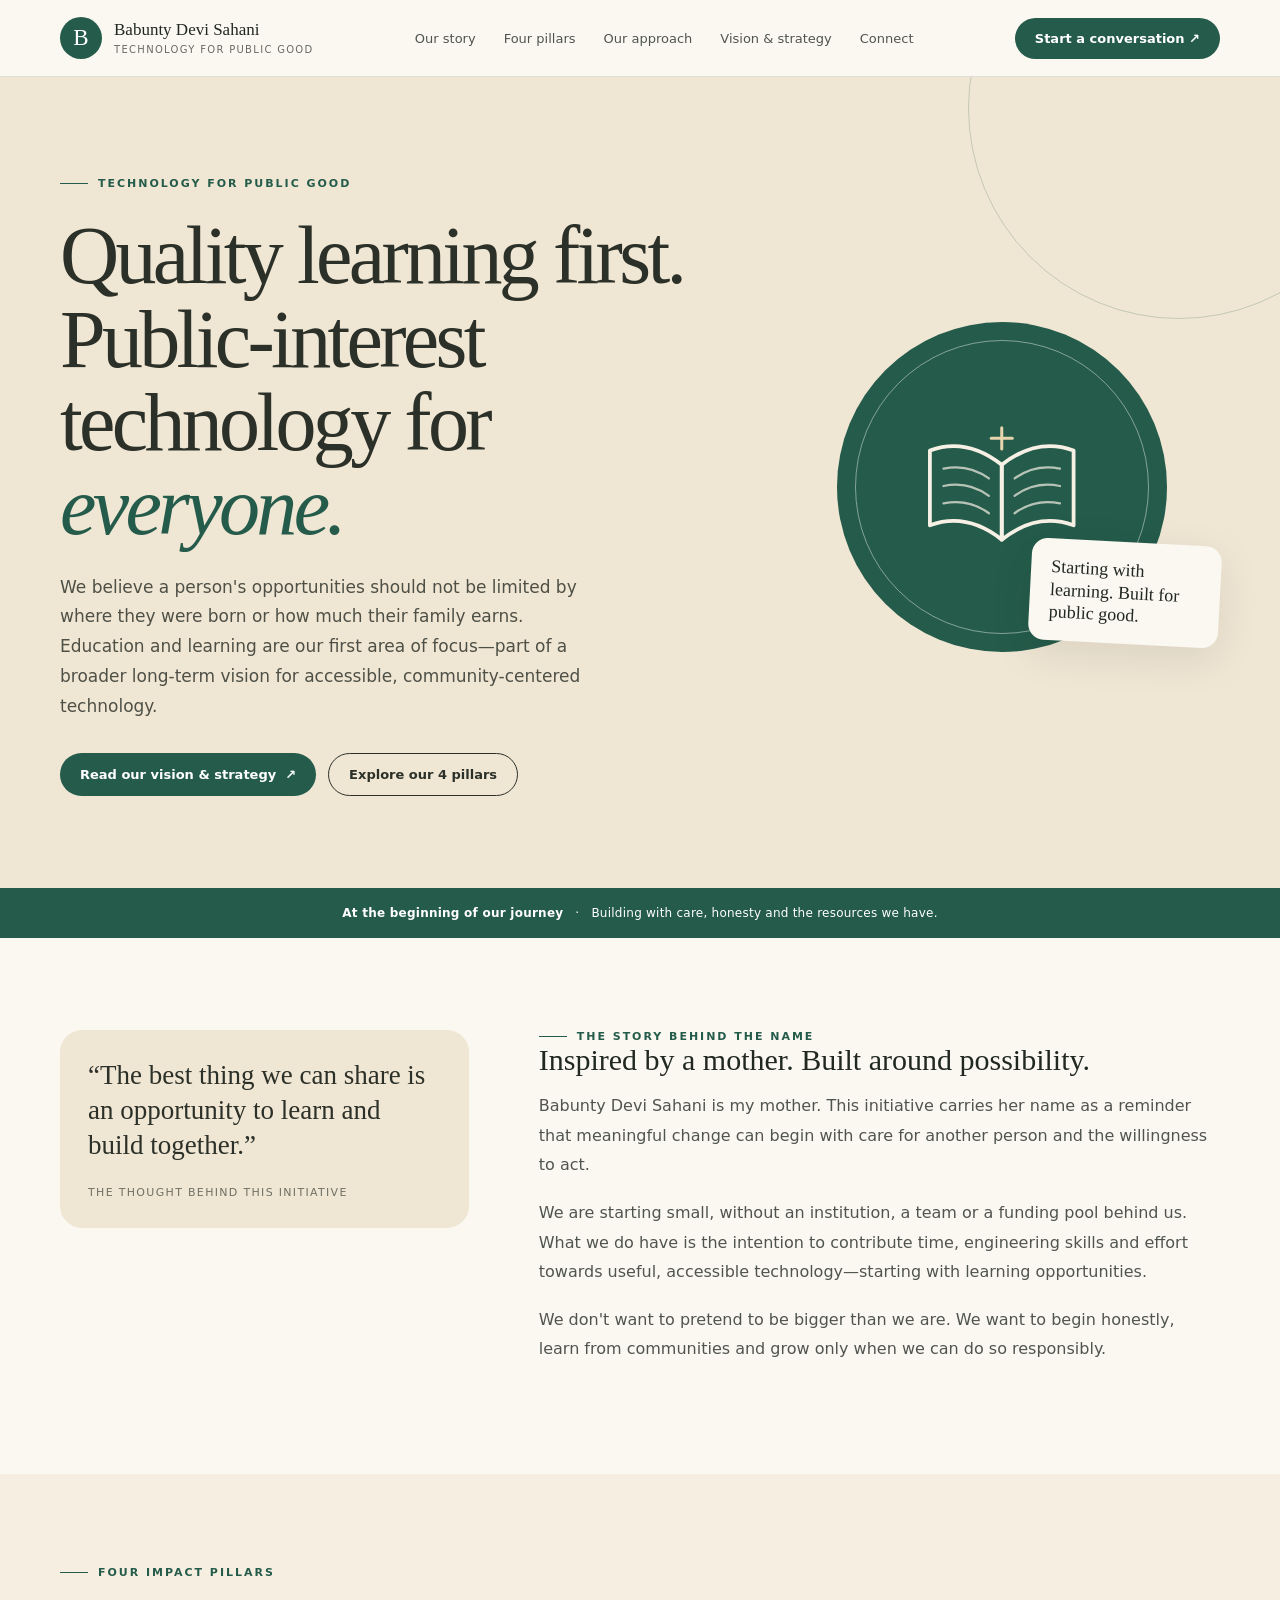
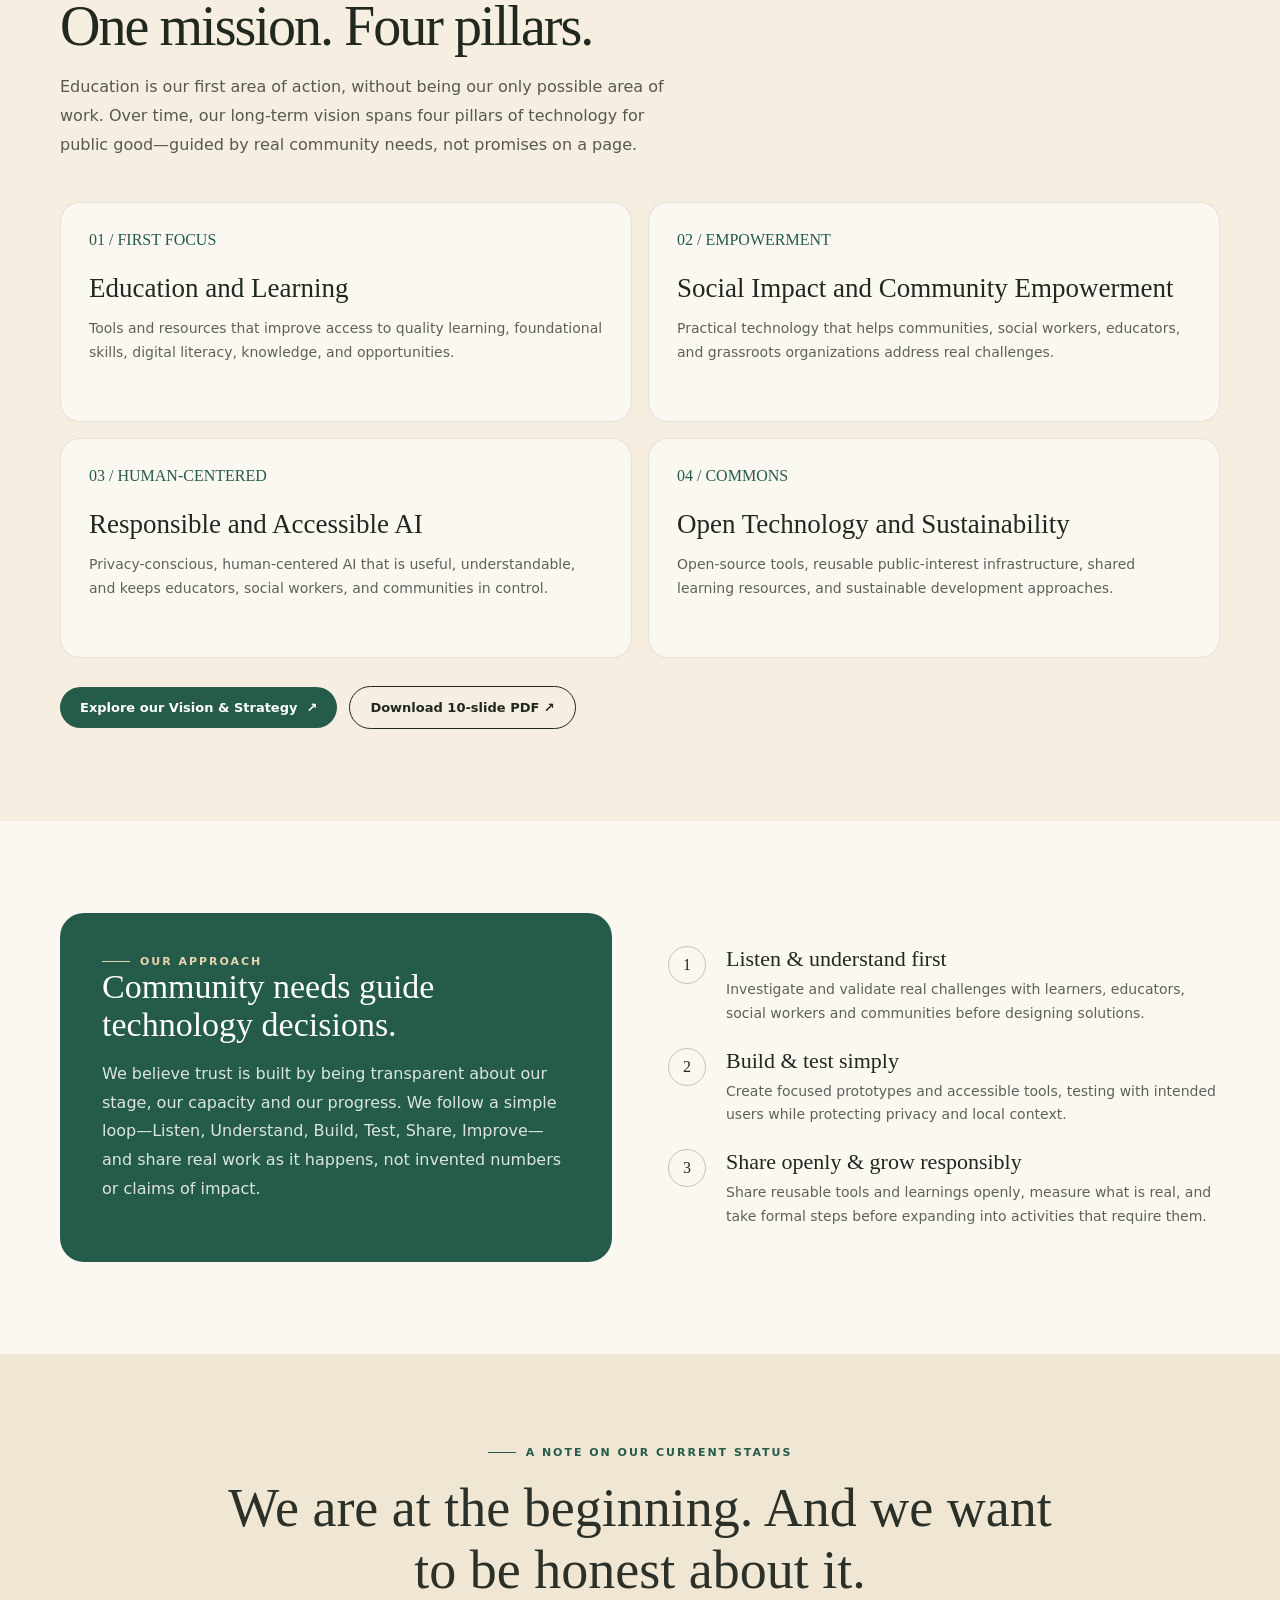
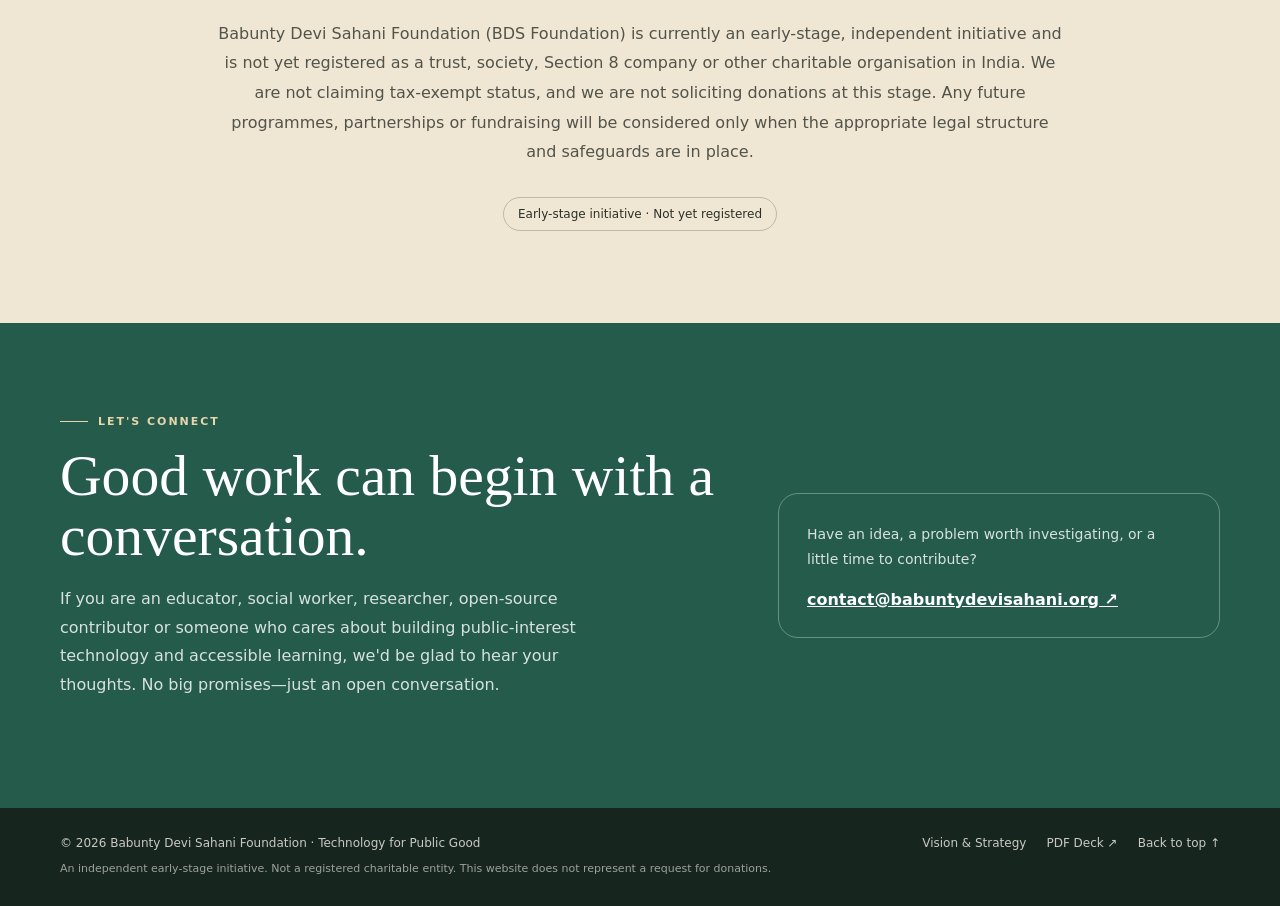
<file: index.html>
<!DOCTYPE html>
<html lang="en">
<head>
<meta charset="utf-8">
<meta name="viewport" content="width=device-width, initial-scale=1">
<meta name="description" content="Babunty Devi Sahani Foundation is an early-stage, independent initiative building technology for public good — starting with education and learning." />
<title>Babunty Devi Sahani Foundation — Technology for Public Good</title>
<link rel="icon" type="image/svg+xml" href="data:image/svg+xml,%3Csvg xmlns='http://www.w3.org/2000/svg' viewBox='0 0 48 48'%3E%3Ccircle cx='24' cy='24' r='24' fill='%23245b4a'/%3E%3Ctext x='24' y='24' dy='.35em' text-anchor='middle' fill='%23ffffff' font-family='Georgia, serif' font-size='28'%3EB%3C/text%3E%3C/svg%3E">
<style>
:root {
  --site-primary: #245b4a;
  --site-on-primary: #ffffff;
  --site-secondary: #f0e6d4;
  --site-on-secondary: #2b3028;
  --site-background: #fbf8f1;
  --site-on-background: #202820;
  --site-font-body: Inter, ui-sans-serif, system-ui, -apple-system, BlinkMacSystemFont, "Segoe UI", sans-serif;
  --site-font-heading: Georgia, "Times New Roman", serif;
  --site-heading-scale: 1;
  --site-spacing-scale: 1;
  --site-radius-scale: 1;
  --site-decoration-opacity: 1;
  color-scheme: light dark;
}
* { box-sizing: border-box; }
html { scroll-behavior: smooth; }
body { margin: 0; font-family: var(--site-font-body); background: var(--site-background); color: var(--site-on-background); }
#app { min-height: 100vh; width: 100%; border-radius: 0; background-color: light-dark(var(--site-background), #171d19); color: light-dark(var(--site-on-background), #edf1e9); overflow: hidden; }
a { color: inherit; }
.wrap { width: min(1160px, calc(100% - 48px)); margin: 0 auto; }
header { position: sticky; top: 0; z-index: 20; background: color-mix(in srgb, var(--site-background) 92%, transparent); backdrop-filter: blur(14px); border-bottom: 1px solid color-mix(in srgb, var(--site-on-background) 12%, transparent); }
.nav { display:flex; align-items:center; justify-content:space-between; min-height:76px; gap:24px; }
.brand { display:flex; align-items:center; gap:12px; text-decoration:none; min-width:0; }
.mark { width:42px; height:42px; display:grid; place-items:center; border-radius:50%; background:var(--site-primary); color:var(--site-on-primary); font-family:var(--site-font-heading); font-size:23px; flex:none; }
.brand-name { font-family:var(--site-font-heading); font-size:17px; line-height:1.15; }
.brand-sub { display:block; font-family:var(--site-font-body); font-size:10px; letter-spacing:.13em; text-transform:uppercase; opacity:.68; margin-top:4px; }
.navlinks { display:flex; align-items:center; gap:28px; }
.navlinks a { text-decoration:none; font-size:13px; opacity:.78; }
.navlinks a:hover { opacity:1; }
.nav-cta, .button { display:inline-flex; align-items:center; justify-content:center; gap:9px; border-radius:999px; padding:13px 20px; text-decoration:none; font-size:13px; font-weight:650; transition:transform .2s, background .2s; }
.nav-cta, .button.primary { background:var(--site-primary); color:var(--site-on-primary); }
.button.secondary { border:1px solid currentColor; }
.button:hover, .nav-cta:hover { transform:translateY(-2px); }
.menu-btn { display:none; border:1px solid currentColor; background:transparent; color:inherit; border-radius:999px; padding:9px 13px; }
.hero { position:relative; padding:100px 0 92px; background:var(--site-secondary); color:var(--site-on-secondary); }
.hero:after { content:""; position:absolute; width:420px; height:420px; border:1px solid color-mix(in srgb, var(--site-primary) 22%, transparent); border-radius:50%; right:-110px; top:-180px; opacity:var(--site-decoration-opacity); pointer-events:none; }
.hero-grid { display:grid; grid-template-columns:1.2fr .8fr; gap:70px; align-items:center; }
.eyebrow { font-size:11px; letter-spacing:.18em; text-transform:uppercase; font-weight:700; color:var(--site-primary); display:flex; align-items:center; gap:10px; }
.eyebrow:before { content:""; width:28px; height:1px; background:currentColor; }
h1,h2,h3 { font-family:var(--site-font-heading); font-weight:400; }
h1 { font-size:clamp(48px, 6.5vw, 82px); line-height:1.02; letter-spacing:-.045em; margin:24px 0; max-width:720px; }
h1 em { color:var(--site-primary); font-weight:400; }
.hero-copy { max-width:540px; font-size:17px; line-height:1.75; opacity:.82; }
.hero-actions { display:flex; flex-wrap:wrap; gap:12px; margin-top:32px; }
.hero-art { min-height:350px; display:grid; place-items:center; position:relative; }
.art-circle { width:min(330px, 80vw); aspect-ratio:1; border-radius:50%; background:var(--site-primary); display:grid; place-items:center; color:#f6f0e5; position:relative; }
.art-circle:before { content:""; position:absolute; inset:18px; border:1px solid #ffffff70; border-radius:50%; }
.book-art { width:55%; height:55%; }
.art-note { position:absolute; right:0; bottom:18px; background:var(--site-background); color:var(--site-on-background); padding:17px 20px; border-radius:16px; box-shadow:0 12px 40px #1b2b201a; max-width:190px; font-family:var(--site-font-heading); font-size:18px; line-height:1.25; transform:rotate(3deg); }
.notice { padding:18px 0; background:var(--site-primary); color:var(--site-on-primary); font-size:12px; letter-spacing:.02em; }
.notice .wrap { display:flex; align-items:center; justify-content:center; gap:12px; text-align:center; }
.notice strong { font-weight:750; }
section { padding:92px 0; }
.section-head { max-width:700px; margin-bottom:42px; }
.section-head h2 { font-size:clamp(36px, 4.4vw, 56px); line-height:1.08; letter-spacing:-.035em; margin:17px 0; }
.section-head p { font-size:16px; line-height:1.8; opacity:.75; max-width:620px; }
.story-grid { display:grid; grid-template-columns:.75fr 1.25fr; gap:70px; align-items:start; }
.story-quote { padding:28px; background:var(--site-secondary); color:var(--site-on-secondary); border-radius:22px; font-family:var(--site-font-heading); font-size:27px; line-height:1.3; }
.story-quote small { display:block; font-family:var(--site-font-body); font-size:11px; letter-spacing:.12em; text-transform:uppercase; margin-top:22px; opacity:.65; }
.story-copy h3 { font-size:30px; margin:0 0 14px; }
.story-copy p { line-height:1.85; opacity:.78; margin:0 0 18px; }
.focus { background:color-mix(in srgb, var(--site-secondary) 55%, var(--site-background)); color:var(--site-on-background); }
.focus-grid { display:grid; grid-template-columns:repeat(2,1fr); gap:16px; }
.focus-card { background:var(--site-background); border:1px solid color-mix(in srgb, var(--site-on-background) 10%, transparent); border-radius:20px; padding:28px; min-height:220px; }
.card-number { color:var(--site-primary); font-family:var(--site-font-heading); font-size:16px; }
.focus-card h3 { font-size:27px; margin:24px 0 12px; }
.focus-card p { font-size:14px; line-height:1.75; opacity:.72; margin:0; }
.approach-grid { display:grid; grid-template-columns:1fr 1fr; gap:56px; align-items:center; }
.approach-panel { background:var(--site-primary); color:var(--site-on-primary); padding:42px; border-radius:24px; }
.approach-panel h3 { font-size:34px; margin:0 0 16px; }
.approach-panel p { line-height:1.8; opacity:.84; }
.steps { display:grid; gap:22px; }
.step { display:grid; grid-template-columns:42px 1fr; gap:16px; }
.step-no { width:38px; height:38px; display:grid; place-items:center; border:1px solid color-mix(in srgb, var(--site-on-background) 25%, transparent); border-radius:50%; font-family:var(--site-font-heading); }
.step h3 { font-size:22px; margin:0 0 6px; }
.step p { margin:0; font-size:14px; line-height:1.7; opacity:.72; }
.transparency { background:var(--site-secondary); color:var(--site-on-secondary); }
.transparency-inner { max-width:850px; margin:auto; text-align:center; }
.transparency h2 { font-size:clamp(36px, 4.4vw, 54px); margin:18px 0; }
.transparency p { line-height:1.85; opacity:.8; }
.status { display:inline-block; margin-top:14px; padding:9px 14px; border:1px solid color-mix(in srgb, var(--site-on-secondary) 25%, transparent); border-radius:999px; font-size:12px; }
.contact { background:var(--site-primary); color:var(--site-on-primary); }
.contact-grid { display:grid; grid-template-columns:1.2fr .8fr; gap:55px; align-items:center; }
.contact h2 { font-size:clamp(38px, 4.5vw, 58px); line-height:1.05; margin:18px 0; }
.contact p { max-width:550px; line-height:1.8; opacity:.82; }
.contact .eyebrow { color:#e7d5ad; }
.contact-card { padding:28px; border:1px solid #ffffff50; border-radius:20px; }
.contact-card p { font-size:14px; margin:0 0 18px; }
.contact-card a { color:inherit; font-weight:650; }
footer { padding:28px 0; background:#17251f; color:#f6f3eb; }
.footer-row { display:flex; justify-content:space-between; align-items:center; gap:20px; font-size:12px; opacity:.8; }
.footer-row a { text-decoration:none; }
.disclaimer { font-size:11px; opacity:.6; margin-top:10px; line-height:1.6; }
@media (prefers-color-scheme: dark) {
  #app { background-color:light-dark(var(--site-background), #171d19); color:light-dark(var(--site-on-background), #edf1e9); }
  header { background:color-mix(in srgb, #171d19 92%, transparent); }
  .hero { background:#2b382f; color:#f0eee5; }
  .hero .eyebrow, .hero h1 em { color:#d8c49a; }
  .focus { background:#202a24; }
  .focus-card { background:#171d19; }
  .story-quote { background:#2b382f; color:#f0eee5; }
  .transparency { background:#2b382f; color:#f0eee5; }
}
@media (max-width:800px) {
  .navlinks { display:none; position:absolute; top:76px; left:0; right:0; padding:20px 24px 24px; background:var(--site-background); border-bottom:1px solid #8884; flex-direction:column; align-items:flex-start; gap:18px; }
  .navlinks.open { display:flex; }
  .menu-btn { display:block; }
  .nav-cta { display:none; }
  .hero { padding:70px 0 55px; }
  .hero-grid, .story-grid, .approach-grid, .contact-grid { grid-template-columns:1fr; gap:35px; }
  .hero-art { min-height:280px; }
  .art-circle { width:260px; }
  .art-note { right:4%; bottom:0; }
  section { padding:68px 0; }
  .focus-grid { grid-template-columns:1fr; }
  .focus-card { min-height:0; }
  .focus-card h3 { margin-top:20px; }
  .approach-panel { padding:30px; }
  .footer-row { flex-direction:column; align-items:flex-start; }
}
@media (max-width:420px) { .wrap { width:calc(100% - 32px); } h1 { font-size:47px; } .brand-name { font-size:15px; } }
</style>
</head>
<body>
<div id="app">
<header>
  <div class="wrap nav">
    <a class="brand" href="#top" aria-label="Babunty Devi Sahani Foundation home">
      <span class="mark">B</span><span class="brand-name">Babunty Devi Sahani<span class="brand-sub">Technology for Public Good</span></span>
    </a>
    <nav class="navlinks" id="navlinks" aria-label="Main navigation">
      <a href="#story">Our story</a><a href="#focus">Four pillars</a><a href="#approach">Our approach</a><a href="vision/">Vision &amp; strategy</a><a href="#contact">Connect</a>
    </nav>
    <a class="nav-cta" href="#contact">Start a conversation ↗</a>
    <button class="menu-btn" id="menuBtn" aria-expanded="false" aria-controls="navlinks">Menu</button>
  </div>
</header>
<main id="top">
  <section class="hero">
    <div class="wrap hero-grid">
      <div>
        <div class="eyebrow">Technology for Public Good</div>
        <h1>Quality learning first. Public-interest technology for <em>everyone.</em></h1>
        <p class="hero-copy">We believe a person's opportunities should not be limited by where they were born or how much their family earns. Education and learning are our first area of focus—part of a broader long-term vision for accessible, community-centered technology.</p>
        <div class="hero-actions"><a class="button primary" href="vision/">Read our vision &amp; strategy <span>↗</span></a><a class="button secondary" href="#focus">Explore our 4 pillars</a></div>
      </div>
      <div class="hero-art" aria-label="Illustration of an open book">
        <div class="art-circle">
          <svg class="book-art" viewBox="0 0 240 240" fill="none" xmlns="http://www.w3.org/2000/svg" aria-hidden="true">
            <path d="M25 72C58 60 91 68 120 91V190C91 167 58 159 25 171V72Z" stroke="currentColor" stroke-width="5" stroke-linejoin="round"/>
            <path d="M215 72C182 60 149 68 120 91V190C149 167 182 159 215 171V72Z" stroke="currentColor" stroke-width="5" stroke-linejoin="round"/>
            <path d="M43 96C67 91 88 98 103 109M43 119C67 114 88 121 103 132M43 142C67 137 88 144 103 155M197 96C173 91 152 98 137 109M197 119C173 114 152 121 137 132M197 142C173 137 152 144 137 155" stroke="currentColor" stroke-width="3" stroke-linecap="round" opacity=".7"/>
            <path d="M120 42V70M106 56H134" stroke="#E7D5AD" stroke-width="4" stroke-linecap="round"/>
          </svg>
        </div>
        <div class="art-note">Starting with learning. Built for public good.</div>
      </div>
    </div>
  </section>
  <div class="notice"><div class="wrap"><strong>At the beginning of our journey</strong><span>·</span><span>Building with care, honesty and the resources we have.</span></div></div>
  <section id="story">
    <div class="wrap story-grid">
      <div class="story-quote">“The best thing we can share is an opportunity to learn and build together.”<small>The thought behind this initiative</small></div>
      <div class="story-copy">
        <div class="eyebrow">The story behind the name</div>
        <h3>Inspired by a mother. Built around possibility.</h3>
        <p>Babunty Devi Sahani is my mother. This initiative carries her name as a reminder that meaningful change can begin with care for another person and the willingness to act.</p>
        <p>We are starting small, without an institution, a team or a funding pool behind us. What we do have is the intention to contribute time, engineering skills and effort towards useful, accessible technology—starting with learning opportunities.</p>
        <p>We don't want to pretend to be bigger than we are. We want to begin honestly, learn from communities and grow only when we can do so responsibly.</p>
      </div>
    </div>
  </section>
  <section class="focus" id="focus">
    <div class="wrap">
      <div class="section-head">
        <div class="eyebrow">Four impact pillars</div>
        <h2>One mission. Four pillars.</h2>
        <p>Education is our first area of action, without being our only possible area of work. Over time, our long-term vision spans four pillars of technology for public good—guided by real community needs, not promises on a page.</p>
      </div>
      <div class="focus-grid">
        <article class="focus-card"><div class="card-number">01 / FIRST FOCUS</div><h3>Education and Learning</h3><p>Tools and resources that improve access to quality learning, foundational skills, digital literacy, knowledge, and opportunities.</p></article>
        <article class="focus-card"><div class="card-number">02 / EMPOWERMENT</div><h3>Social Impact and Community Empowerment</h3><p>Practical technology that helps communities, social workers, educators, and grassroots organizations address real challenges.</p></article>
        <article class="focus-card"><div class="card-number">03 / HUMAN-CENTERED</div><h3>Responsible and Accessible AI</h3><p>Privacy-conscious, human-centered AI that is useful, understandable, and keeps educators, social workers, and communities in control.</p></article>
        <article class="focus-card"><div class="card-number">04 / COMMONS</div><h3>Open Technology and Sustainability</h3><p>Open-source tools, reusable public-interest infrastructure, shared learning resources, and sustainable development approaches.</p></article>
      </div>
      <div style="margin-top:28px;display:flex;flex-wrap:wrap;gap:12px;align-items:center">
        <a class="button primary" href="vision/">Explore our Vision &amp; Strategy <span>↗</span></a>
        <a class="button secondary" href="BDS%20Foundation%20%E2%80%94%20Vision%20and%20Strategy.pdf" target="_blank" rel="noopener">Download 10-slide PDF ↗</a>
      </div>
    </div>
  </section>
  <section id="approach">
    <div class="wrap approach-grid">
      <div class="approach-panel"><div class="eyebrow" style="color:#e7d5ad">Our approach</div><h3>Community needs guide technology decisions.</h3><p>We believe trust is built by being transparent about our stage, our capacity and our progress. We follow a simple loop—Listen, Understand, Build, Test, Share, Improve—and share real work as it happens, not invented numbers or claims of impact.</p></div>
      <div class="steps">
        <div class="step"><div class="step-no">1</div><div><h3>Listen &amp; understand first</h3><p>Investigate and validate real challenges with learners, educators, social workers and communities before designing solutions.</p></div></div>
        <div class="step"><div class="step-no">2</div><div><h3>Build &amp; test simply</h3><p>Create focused prototypes and accessible tools, testing with intended users while protecting privacy and local context.</p></div></div>
        <div class="step"><div class="step-no">3</div><div><h3>Share openly &amp; grow responsibly</h3><p>Share reusable tools and learnings openly, measure what is real, and take formal steps before expanding into activities that require them.</p></div></div>
      </div>
    </div>
  </section>
  <section class="transparency">
    <div class="wrap transparency-inner">
      <div class="eyebrow" style="justify-content:center">A note on our current status</div>
      <h2>We are at the beginning. And we want to be honest about it.</h2>
      <p>Babunty Devi Sahani Foundation (BDS Foundation) is currently an early-stage, independent initiative and is not yet registered as a trust, society, Section 8 company or other charitable organisation in India. We are not claiming tax-exempt status, and we are not soliciting donations at this stage. Any future programmes, partnerships or fundraising will be considered only when the appropriate legal structure and safeguards are in place.</p>
      <span class="status">Early-stage initiative · Not yet registered</span>
    </div>
  </section>
  <section class="contact" id="contact">
    <div class="wrap contact-grid">
      <div><div class="eyebrow">Let's connect</div><h2>Good work can begin with a conversation.</h2><p>If you are an educator, social worker, researcher, open-source contributor or someone who cares about building public-interest technology and accessible learning, we'd be glad to hear your thoughts. No big promises—just an open conversation.</p></div>
      <div class="contact-card"><p>Have an idea, a problem worth investigating, or a little time to contribute?</p><a href="mailto:contact@babuntydevisahani.org?subject=Hello%20-%20Babunty%20Devi%20Sahani%20Foundation">contact@babuntydevisahani.org ↗</a></div>
    </div>
  </section>
</main>
<footer><div class="wrap"><div class="footer-row"><span>© 2026 Babunty Devi Sahani Foundation · Technology for Public Good</span><div style="display:flex;gap:20px"><a href="vision/">Vision &amp; Strategy</a><a href="BDS%20Foundation%20%E2%80%94%20Vision%20and%20Strategy.pdf" target="_blank" rel="noopener">PDF Deck ↗</a><a href="#top">Back to top ↑</a></div></div><div class="disclaimer">An independent early-stage initiative. Not a registered charitable entity. This website does not represent a request for donations.</div></div></footer>
</div>
<script>
const menuButton = document.getElementById('menuBtn');
const nav = document.getElementById('navlinks');
menuButton.addEventListener('click', () => {
  const isOpen = nav.classList.toggle('open');
  menuButton.setAttribute('aria-expanded', String(isOpen));
});
nav.querySelectorAll('a').forEach(link => link.addEventListener('click', () => {
  nav.classList.remove('open');
  menuButton.setAttribute('aria-expanded', 'false');
}));
</script>
</body>
</html>
</file>
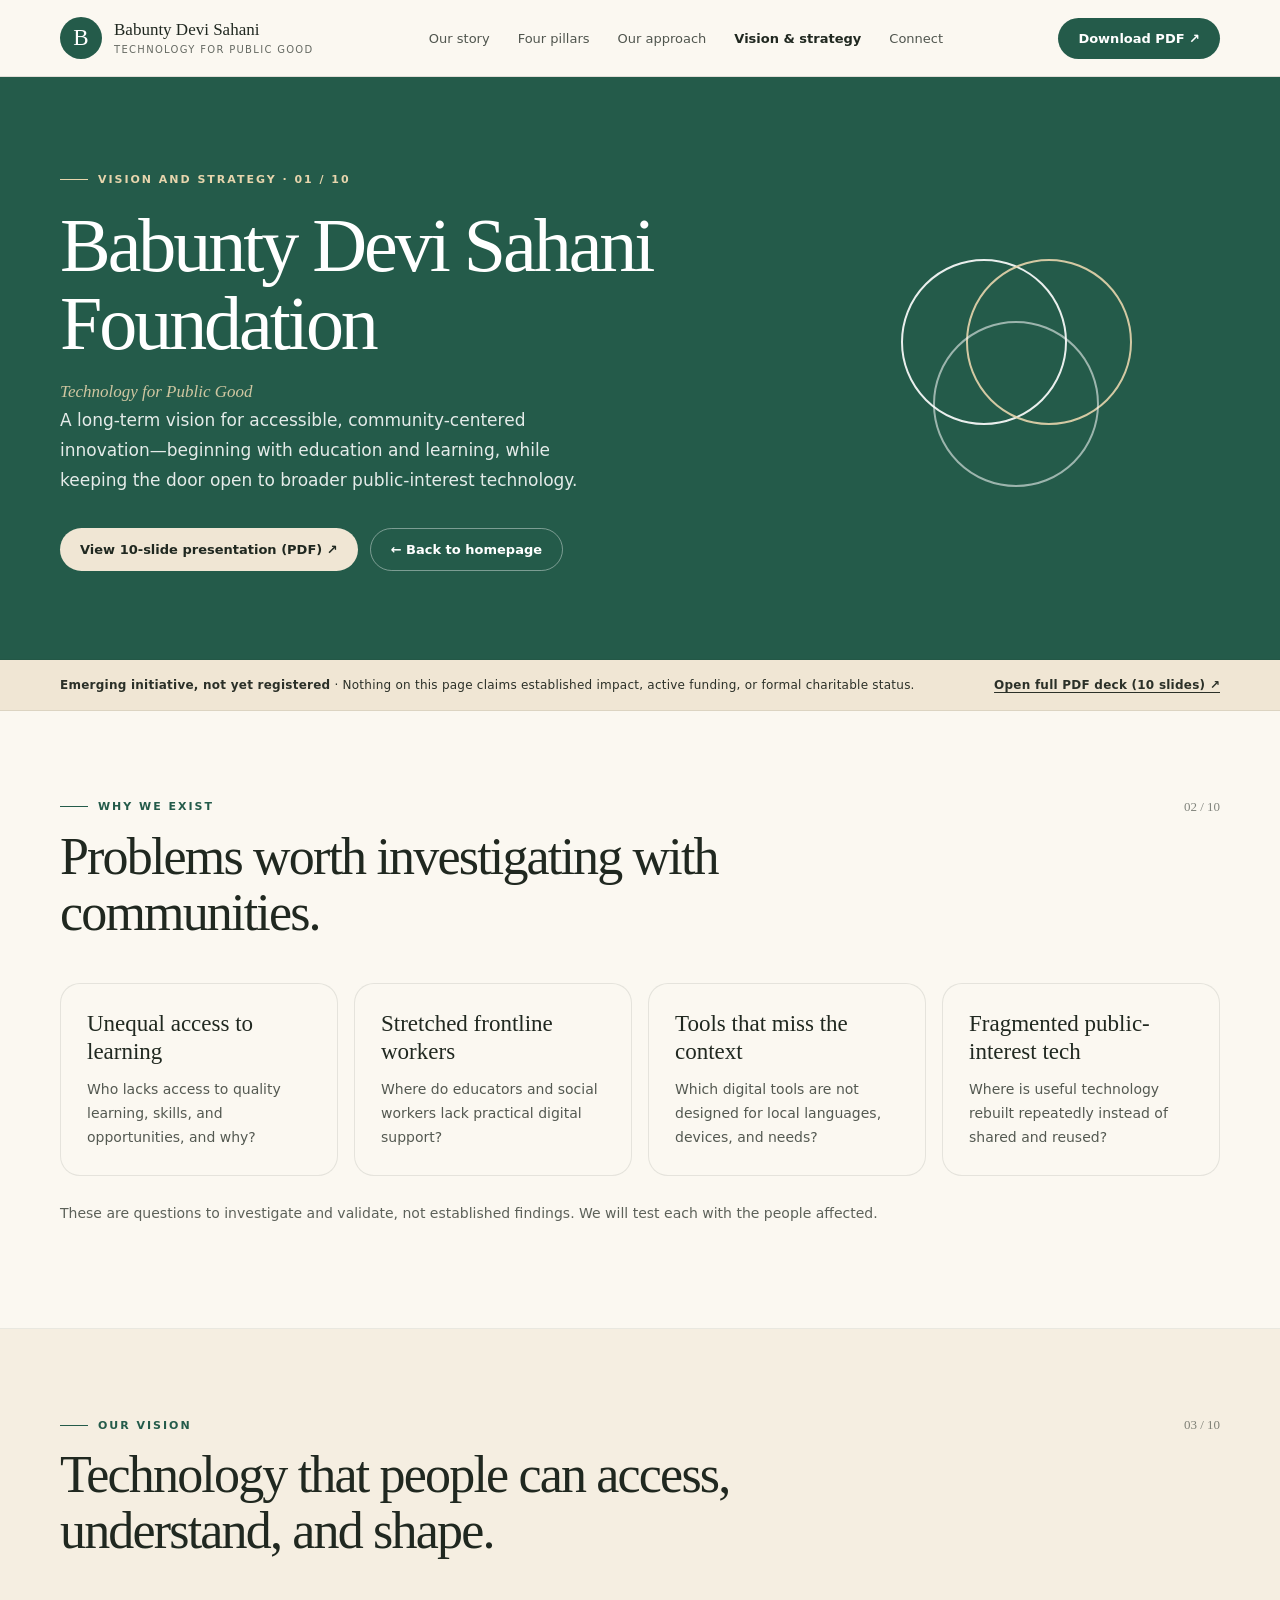
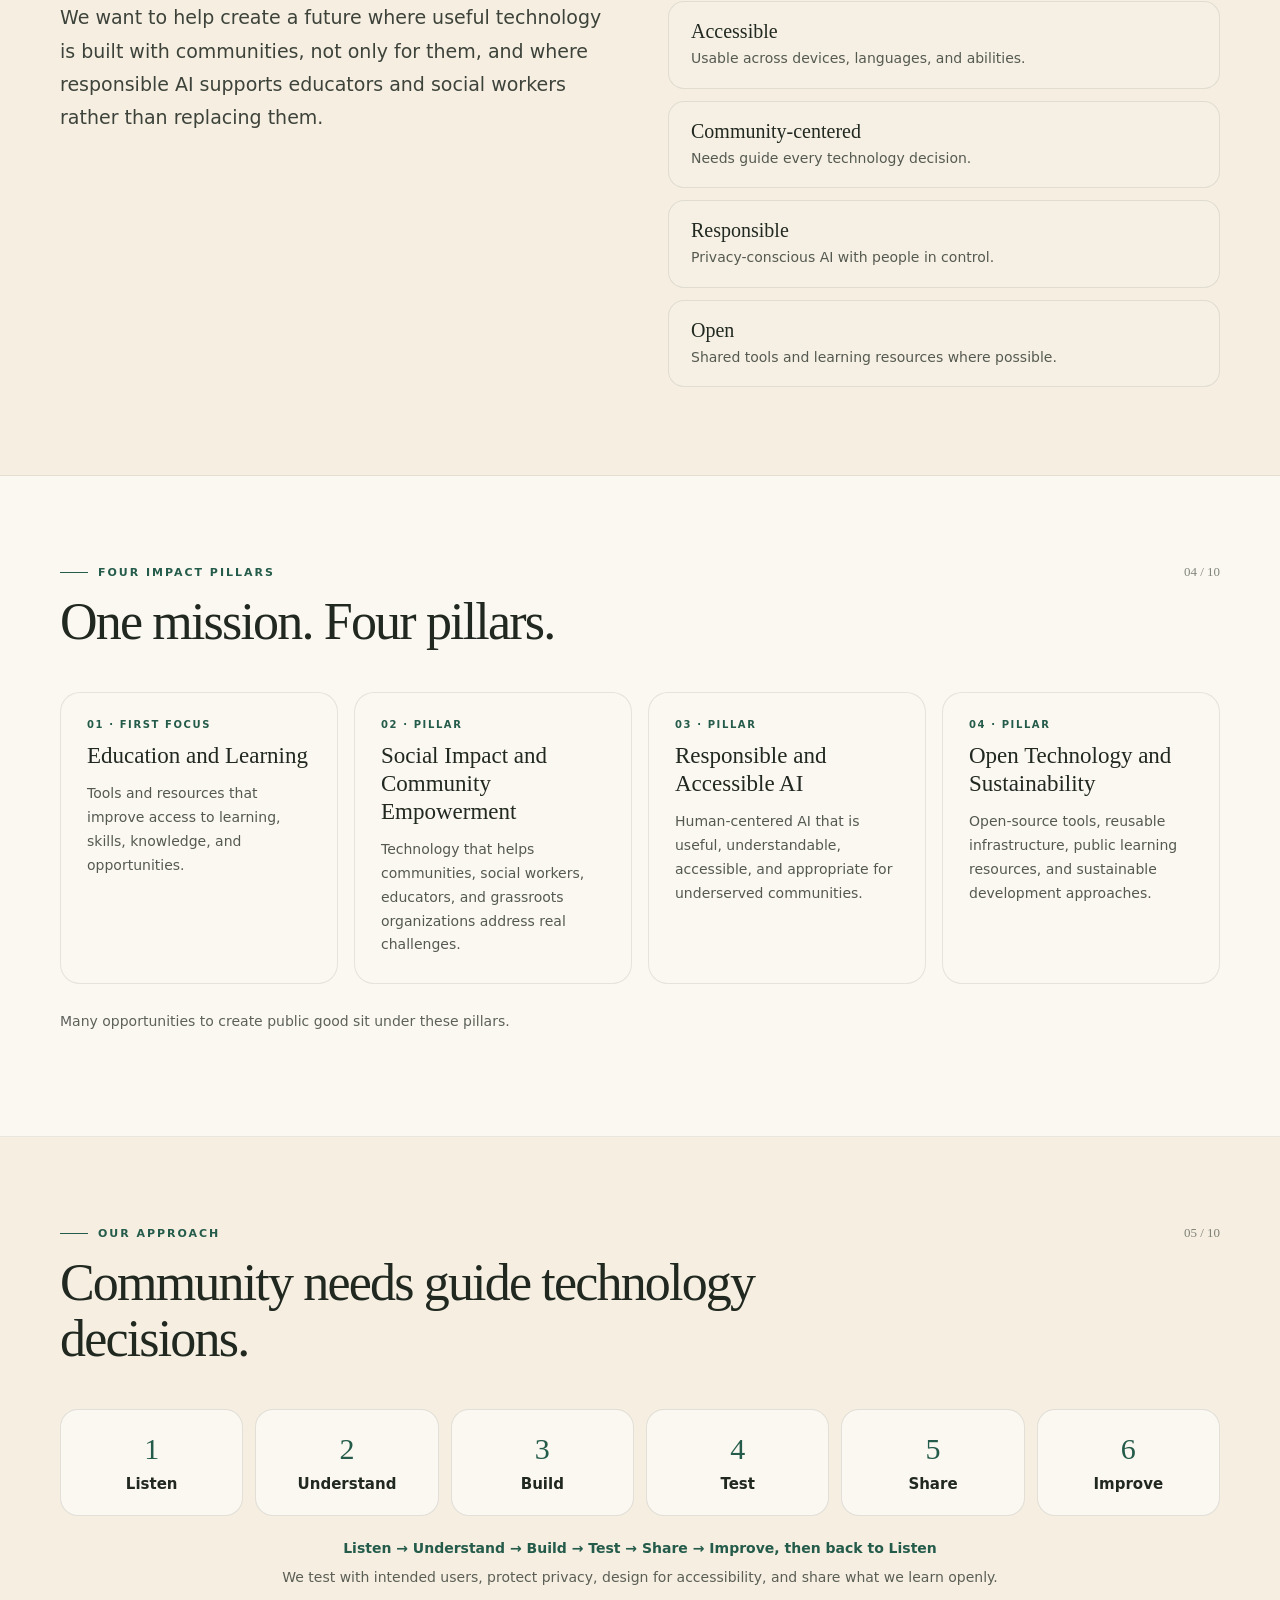
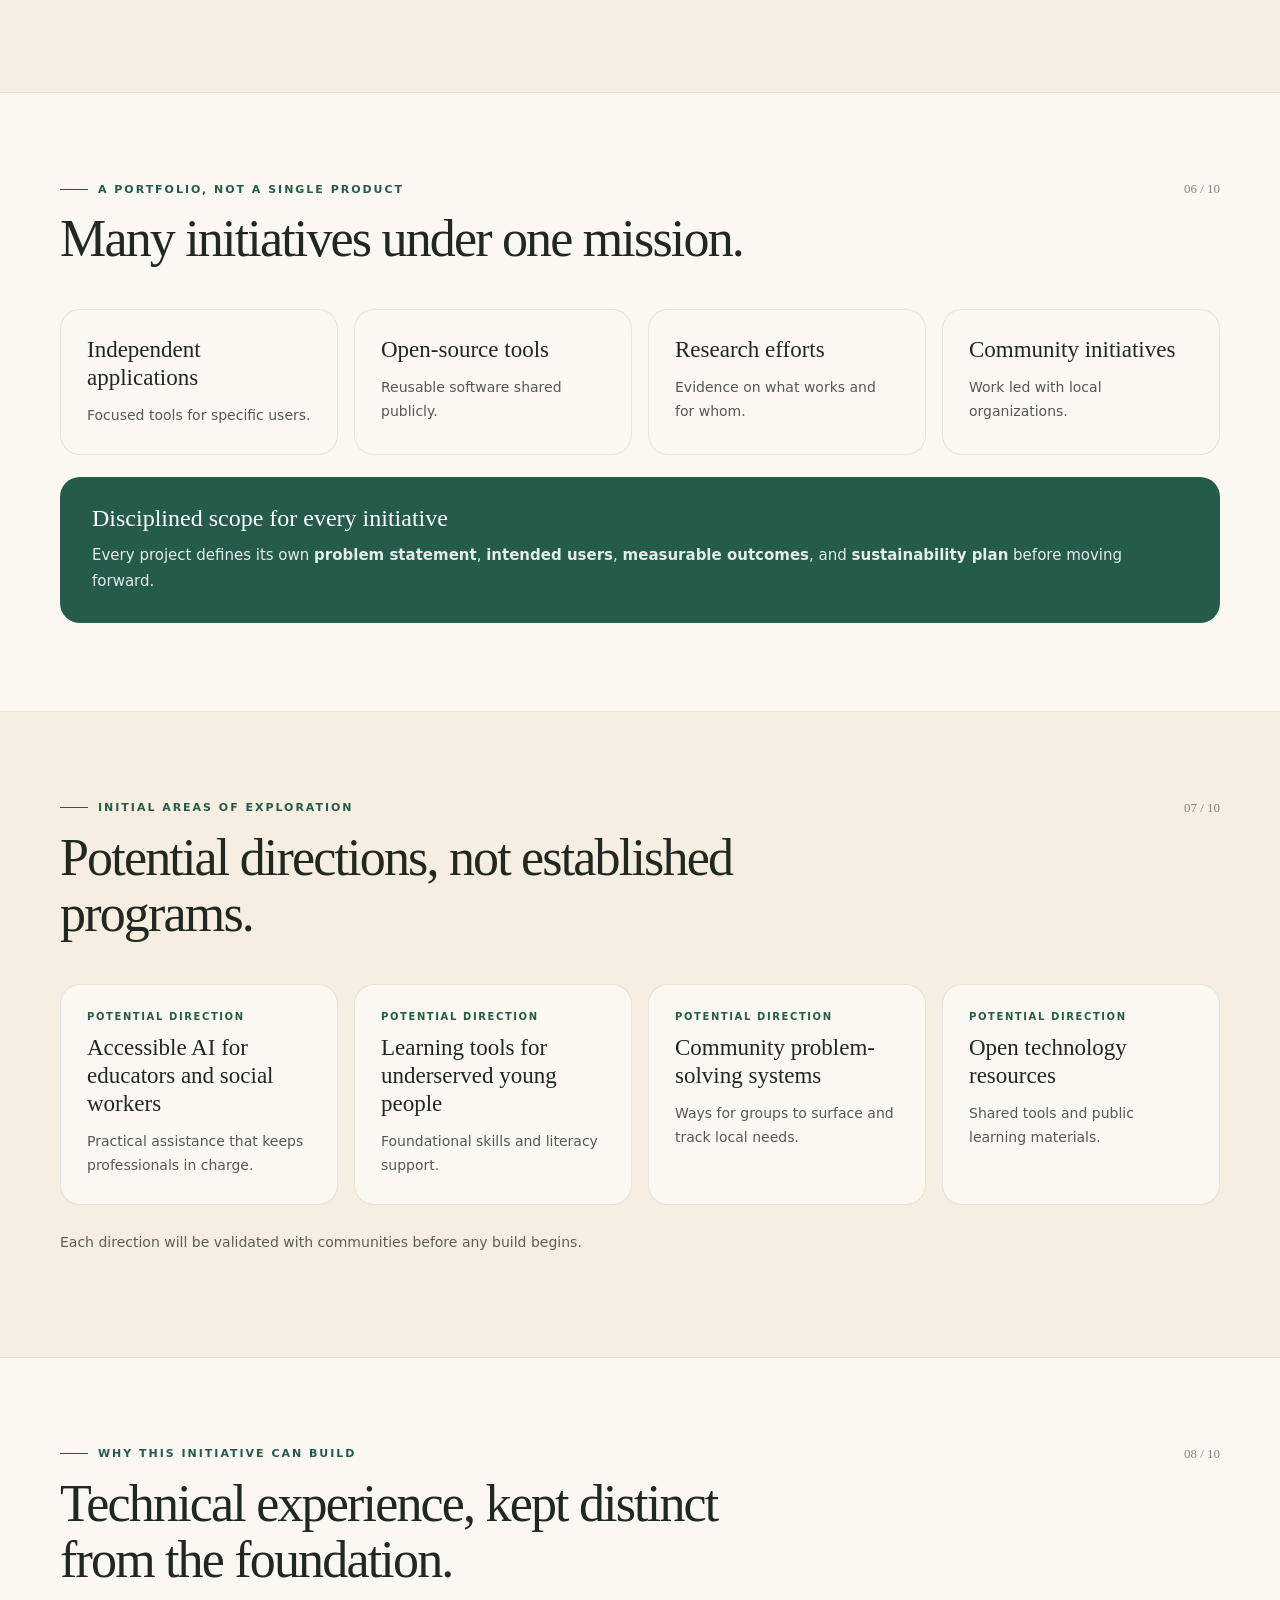
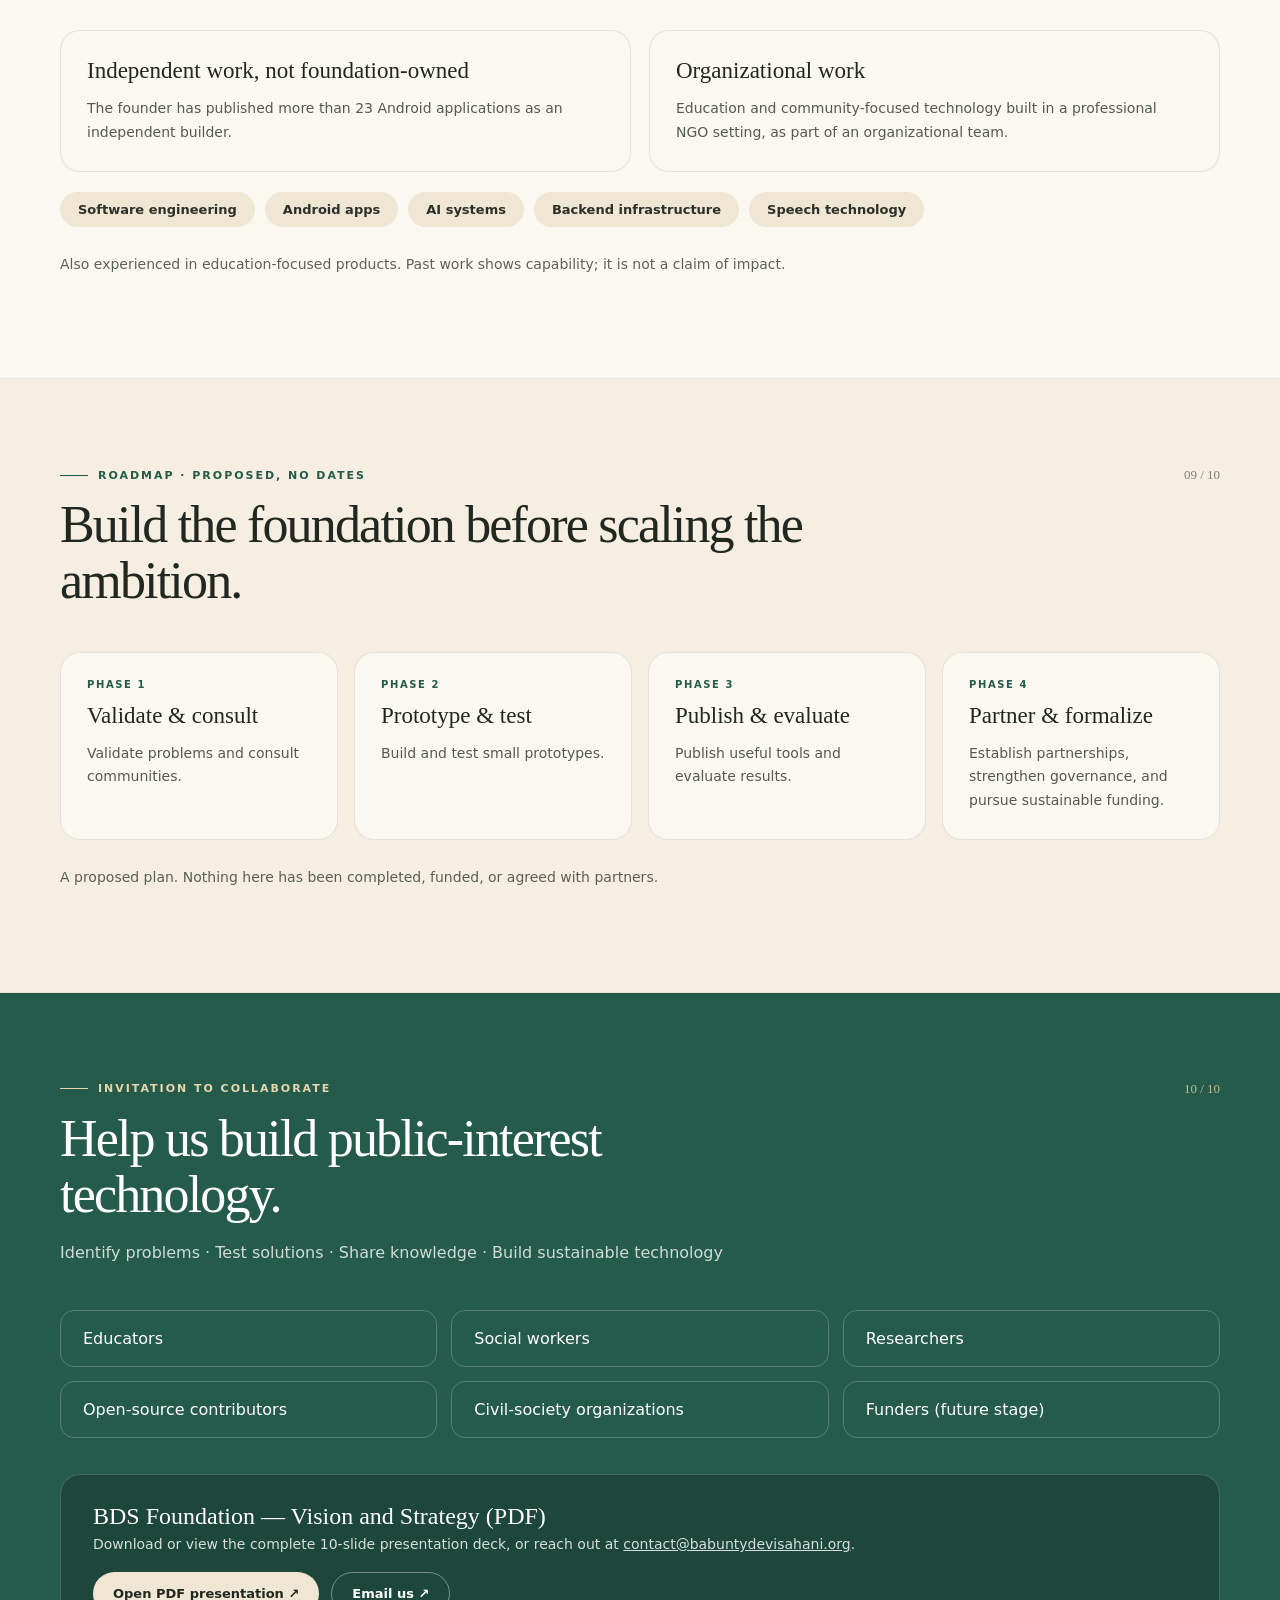
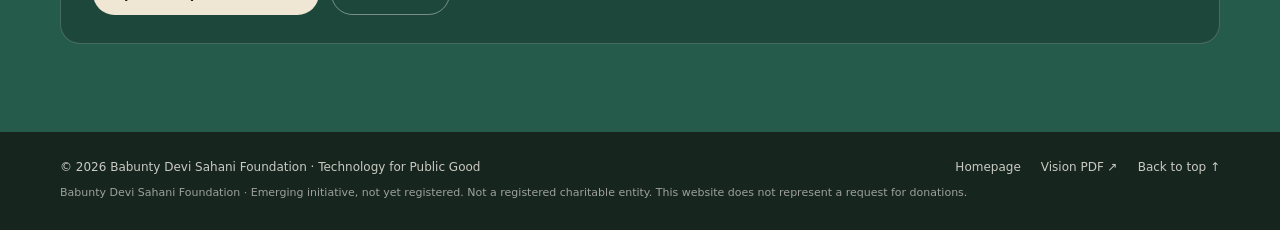
<file: vision/index.html>
<!DOCTYPE html>
<html lang="en">
<head>
<meta charset="utf-8">
<meta name="viewport" content="width=device-width, initial-scale=1">
<meta name="description" content="Vision and Strategy of the Babunty Devi Sahani Foundation (BDS Foundation) — Technology for Public Good. An emerging, independent initiative." />
<title>Vision &amp; Strategy — Babunty Devi Sahani Foundation</title>
<link rel="icon" type="image/svg+xml" href="data:image/svg+xml,%3Csvg xmlns='http://www.w3.org/2000/svg' viewBox='0 0 48 48'%3E%3Ccircle cx='24' cy='24' r='24' fill='%23245b4a'/%3E%3Ctext x='24' y='24' dy='.35em' text-anchor='middle' fill='%23ffffff' font-family='Georgia, serif' font-size='28'%3EB%3C/text%3E%3C/svg%3E">
<style>
:root {
  --site-primary: #245b4a;
  --site-on-primary: #ffffff;
  --site-secondary: #f0e6d4;
  --site-on-secondary: #2b3028;
  --site-background: #fbf8f1;
  --site-on-background: #202820;
  --site-font-body: Inter, ui-sans-serif, system-ui, -apple-system, BlinkMacSystemFont, "Segoe UI", sans-serif;
  --site-font-heading: Georgia, "Times New Roman", serif;
  --site-heading-scale: 1;
  --site-spacing-scale: 1;
  --site-radius-scale: 1;
  --site-decoration-opacity: 1;
  color-scheme: light dark;
}
* { box-sizing: border-box; }
html { scroll-behavior: smooth; }
body { margin: 0; font-family: var(--site-font-body); background: var(--site-background); color: var(--site-on-background); }
#app { min-height: 100vh; width: 100%; border-radius: 0; background-color: light-dark(var(--site-background), #171d19); color: light-dark(var(--site-on-background), #edf1e9); overflow: hidden; }
a { color: inherit; }
.wrap { width: min(1160px, calc(100% - 48px)); margin: 0 auto; }
header { position: sticky; top: 0; z-index: 20; background: color-mix(in srgb, var(--site-background) 92%, transparent); backdrop-filter: blur(14px); border-bottom: 1px solid color-mix(in srgb, var(--site-on-background) 12%, transparent); }
.nav { display:flex; align-items:center; justify-content:space-between; min-height:76px; gap:24px; }
.brand { display:flex; align-items:center; gap:12px; text-decoration:none; min-width:0; }
.mark { width:42px; height:42px; display:grid; place-items:center; border-radius:50%; background:var(--site-primary); color:var(--site-on-primary); font-family:var(--site-font-heading); font-size:23px; flex:none; }
.brand-name { font-family:var(--site-font-heading); font-size:17px; line-height:1.15; }
.brand-sub { display:block; font-family:var(--site-font-body); font-size:10px; letter-spacing:.13em; text-transform:uppercase; opacity:.68; margin-top:4px; }
.navlinks { display:flex; align-items:center; gap:28px; }
.navlinks a { text-decoration:none; font-size:13px; opacity:.78; }
.navlinks a:hover, .navlinks a.active { opacity:1; font-weight:600; }
.nav-cta, .button { display:inline-flex; align-items:center; justify-content:center; gap:9px; border-radius:999px; padding:13px 20px; text-decoration:none; font-size:13px; font-weight:650; transition:transform .2s, background .2s; }
.nav-cta, .button.primary { background:var(--site-primary); color:var(--site-on-primary); }
.button.secondary { border:1px solid currentColor; }
.button.light { background:#f0e6d4; color:#202820; }
.button.outline-light { border:1px solid #ffffff66; color:#ffffff; }
.button:hover, .nav-cta:hover { transform:translateY(-2px); }
.menu-btn { display:none; border:1px solid currentColor; background:transparent; color:inherit; border-radius:999px; padding:9px 13px; }
.eyebrow { font-size:11px; letter-spacing:.18em; text-transform:uppercase; font-weight:700; color:var(--site-primary); display:flex; align-items:center; gap:10px; }
.eyebrow:before { content:""; width:28px; height:1px; background:currentColor; }
h1,h2,h3 { font-family:var(--site-font-heading); font-weight:400; }
.vision-hero { position:relative; padding:96px 0 88px; background:var(--site-primary); color:var(--site-on-primary); overflow:hidden; }
.vision-hero-grid { display:grid; grid-template-columns:1.25fr .75fr; gap:60px; align-items:center; }
.vision-hero .eyebrow { color:#e7d5ad; }
.vision-hero h1 { font-size:clamp(44px, 6vw, 76px); line-height:1.03; letter-spacing:-.04em; margin:20px 0 14px; }
.vision-subtitle { font-family:var(--site-font-heading); font-style:italic; font-size:clamp(22px, 2.8vw, 32px); color:#e7d5ad; margin:0 0 22px; }
.vision-hero p { max-width:560px; font-size:17px; line-height:1.75; opacity:.88; margin:0; }
.hero-actions { display:flex; flex-wrap:wrap; gap:12px; margin-top:32px; }
.venn-art { display:grid; place-items:center; }
.venn-svg { width:min(320px, 75vw); height:auto; }
.notice { padding:18px 0; background:var(--site-secondary); color:var(--site-on-secondary); font-size:12px; letter-spacing:.02em; border-bottom:1px solid color-mix(in srgb, var(--site-on-secondary) 10%, transparent); }
.notice .wrap { display:flex; align-items:center; justify-content:space-between; flex-wrap:wrap; gap:12px; }
.notice-link { font-weight:650; text-decoration:underline; text-underline-offset:3px; }
section { padding:88px 0; border-bottom:1px solid color-mix(in srgb, var(--site-on-background) 8%, transparent); }
.section-alt { background:color-mix(in srgb, var(--site-secondary) 55%, var(--site-background)); }
.slide-meta { display:flex; align-items:center; justify-content:space-between; gap:16px; margin-bottom:14px; }
.slide-num { font-family:var(--site-font-heading); font-size:13px; opacity:.55; }
.section-head { max-width:760px; margin-bottom:42px; }
.section-head h2 { font-size:clamp(34px, 4.2vw, 52px); line-height:1.08; letter-spacing:-.035em; margin:14px 0 16px; }
.section-head p { font-size:16px; line-height:1.8; opacity:.78; margin:0; }
.grid-4 { display:grid; grid-template-columns:repeat(4, 1fr); gap:16px; }
.grid-2 { display:grid; grid-template-columns:repeat(2, 1fr); gap:18px; }
.card { background:var(--site-background); border:1px solid color-mix(in srgb, var(--site-on-background) 10%, transparent); border-radius:20px; padding:26px; display:flex; flex-direction:column; justify-content:space-between; }
.section-alt .card { background:var(--site-background); }
.card-tag { font-size:10px; letter-spacing:.16em; text-transform:uppercase; font-weight:700; color:var(--site-primary); margin-bottom:12px; }
.card h3 { font-size:23px; line-height:1.22; margin:0 0 12px; }
.card p { font-size:14px; line-height:1.7; opacity:.76; margin:0; }
.footnote { margin-top:26px; font-size:14px; opacity:.72; line-height:1.7; }
.vision-split { display:grid; grid-template-columns:1fr 1fr; gap:56px; align-items:start; }
.vision-lead { font-size:19px; line-height:1.75; opacity:.86; margin:0; }
.value-stack { display:grid; gap:12px; }
.value-row { background:color-mix(in srgb, var(--site-secondary) 45%, var(--site-background)); border:1px solid color-mix(in srgb, var(--site-on-background) 10%, transparent); border-radius:16px; padding:18px 22px; }
.value-row h3 { font-size:20px; margin:0 0 4px; }
.value-row p { font-size:14px; margin:0; opacity:.75; line-height:1.6; }
.loop-grid { display:grid; grid-template-columns:repeat(6, 1fr); gap:12px; margin-bottom:24px; }
.loop-step { background:var(--site-background); border:1px solid color-mix(in srgb, var(--site-on-background) 12%, transparent); border-radius:18px; padding:22px 16px; text-align:center; }
.loop-num { font-family:var(--site-font-heading); font-size:30px; color:var(--site-primary); display:block; margin-bottom:8px; }
.loop-label { font-weight:650; font-size:15px; }
.loop-caption { text-align:center; font-weight:650; font-size:14px; color:var(--site-primary); margin:18px 0 10px; }
.portfolio-banner { margin-top:22px; background:var(--site-primary); color:var(--site-on-primary); border-radius:20px; padding:28px 32px; }
.portfolio-banner h3 { font-size:24px; margin:0 0 10px; }
.portfolio-banner p { margin:0; font-size:15px; line-height:1.75; opacity:.88; }
.pill-row { display:flex; flex-wrap:wrap; gap:10px; margin-top:20px; }
.pill { padding:10px 18px; border-radius:999px; background:var(--site-secondary); color:var(--site-on-secondary); font-size:13px; font-weight:600; }
.collab-section { background:var(--site-primary); color:var(--site-on-primary); border-bottom:none; }
.collab-section .eyebrow { color:#e7d5ad; }
.collab-grid { display:grid; grid-template-columns:repeat(3, 1fr); gap:14px; margin:32px 0; }
.collab-item { padding:18px 22px; border:1px solid #ffffff38; border-radius:14px; font-size:16px; font-weight:500; }
.pdf-card { margin-top:36px; padding:28px 32px; background:#1c473a; border:1px solid #ffffff30; border-radius:20px; display:flex; align-items:center; justify-content:space-between; flex-wrap:wrap; gap:20px; }
.pdf-card h3 { font-size:24px; margin:0 0 6px; }
.pdf-card p { margin:0; font-size:14px; opacity:.82; }
footer { padding:28px 0; background:#17251f; color:#f6f3eb; }
.footer-row { display:flex; justify-content:space-between; align-items:center; gap:20px; font-size:12px; opacity:.8; }
.footer-row a { text-decoration:none; }
.disclaimer { font-size:11px; opacity:.6; margin-top:10px; line-height:1.6; }
@media (prefers-color-scheme: dark) {
  #app { background-color:light-dark(var(--site-background), #171d19); color:light-dark(var(--site-on-background), #edf1e9); }
  header { background:color-mix(in srgb, #171d19 92%, transparent); }
  .notice { background:#2b382f; color:#f0eee5; }
  .section-alt { background:#202a24; }
  .card, .section-alt .card, .loop-step, .value-row { background:#171d19; }
  .pill { background:#2b382f; color:#f0eee5; }
}
@media (max-width:920px) {
  .grid-4 { grid-template-columns:repeat(2, 1fr); }
  .loop-grid { grid-template-columns:repeat(3, 1fr); }
  .collab-grid { grid-template-columns:repeat(2, 1fr); }
}
@media (max-width:800px) {
  .navlinks { display:none; position:absolute; top:76px; left:0; right:0; padding:20px 24px 24px; background:var(--site-background); border-bottom:1px solid #8884; flex-direction:column; align-items:flex-start; gap:18px; }
  .navlinks.open { display:flex; }
  .menu-btn { display:block; }
  .nav-cta { display:none; }
  .vision-hero { padding:68px 0 56px; }
  .vision-hero-grid, .vision-split, .grid-2 { grid-template-columns:1fr; gap:32px; }
  section { padding:64px 0; }
  .footer-row { flex-direction:column; align-items:flex-start; }
}
@media (max-width:540px) {
  .grid-4, .collab-grid { grid-template-columns:1fr; }
  .loop-grid { grid-template-columns:repeat(2, 1fr); }
}
@media (max-width:420px) { .wrap { width:calc(100% - 32px); } .brand-name { font-size:15px; } }
</style>
</head>
<body>
<div id="app">
<header>
  <div class="wrap nav">
    <a class="brand" href="../" aria-label="Babunty Devi Sahani Foundation home">
      <span class="mark">B</span><span class="brand-name">Babunty Devi Sahani<span class="brand-sub">Technology for Public Good</span></span>
    </a>
    <nav class="navlinks" id="navlinks" aria-label="Main navigation">
      <a href="../#story">Our story</a>
      <a href="../#focus">Four pillars</a>
      <a href="../#approach">Our approach</a>
      <a href="./" class="active">Vision &amp; strategy</a>
      <a href="../#contact">Connect</a>
    </nav>
    <a class="nav-cta" href="../BDS%20Foundation%20%E2%80%94%20Vision%20and%20Strategy.pdf" target="_blank" rel="noopener">Download PDF ↗</a>
    <button class="menu-btn" id="menuBtn" aria-expanded="false" aria-controls="navlinks">Menu</button>
  </div>
</header>

<main id="top">
  <!-- Slide 1: Cover -->
  <section class="vision-hero">
    <div class="wrap vision-hero-grid">
      <div>
        <div class="eyebrow">Vision and Strategy · 01 / 10</div>
        <h1>Babunty Devi Sahani Foundation</h1>
        <p class="vision-subtitle">Technology for Public Good</p>
        <p>A long-term vision for accessible, community-centered innovation—beginning with education and learning, while keeping the door open to broader public-interest technology.</p>
        <div class="hero-actions">
          <a class="button light" href="../BDS%20Foundation%20%E2%80%94%20Vision%20and%20Strategy.pdf" target="_blank" rel="noopener">View 10-slide presentation (PDF) ↗</a>
          <a class="button outline-light" href="../">← Back to homepage</a>
        </div>
      </div>
      <div class="venn-art" aria-hidden="true">
        <svg class="venn-svg" viewBox="0 0 320 300" fill="none" xmlns="http://www.w3.org/2000/svg">
          <circle cx="130" cy="120" r="82" stroke="#ffffff" stroke-width="2" opacity="0.9"/>
          <circle cx="195" cy="120" r="82" stroke="#e7d5ad" stroke-width="2" opacity="0.9"/>
          <circle cx="162" cy="182" r="82" stroke="#ffffff" stroke-width="2" opacity="0.55"/>
        </svg>
      </div>
    </div>
  </section>

  <div class="notice">
    <div class="wrap">
      <div><strong>Emerging initiative, not yet registered</strong> · Nothing on this page claims established impact, active funding, or formal charitable status.</div>
      <a class="notice-link" href="../BDS%20Foundation%20%E2%80%94%20Vision%20and%20Strategy.pdf" target="_blank" rel="noopener">Open full PDF deck (10 slides) ↗</a>
    </div>
  </div>

  <!-- Slide 2: Why We Exist -->
  <section id="problems">
    <div class="wrap">
      <div class="slide-meta">
        <div class="eyebrow">Why we exist</div>
        <span class="slide-num">02 / 10</span>
      </div>
      <div class="section-head">
        <h2>Problems worth investigating with communities.</h2>
      </div>
      <div class="grid-4">
        <article class="card">
          <div>
            <h3>Unequal access to learning</h3>
            <p>Who lacks access to quality learning, skills, and opportunities, and why?</p>
          </div>
        </article>
        <article class="card">
          <div>
            <h3>Stretched frontline workers</h3>
            <p>Where do educators and social workers lack practical digital support?</p>
          </div>
        </article>
        <article class="card">
          <div>
            <h3>Tools that miss the context</h3>
            <p>Which digital tools are not designed for local languages, devices, and needs?</p>
          </div>
        </article>
        <article class="card">
          <div>
            <h3>Fragmented public-interest tech</h3>
            <p>Where is useful technology rebuilt repeatedly instead of shared and reused?</p>
          </div>
        </article>
      </div>
      <p class="footnote">These are questions to investigate and validate, not established findings. We will test each with the people affected.</p>
    </div>
  </section>

  <!-- Slide 3: Our Vision -->
  <section class="section-alt" id="vision">
    <div class="wrap">
      <div class="slide-meta">
        <div class="eyebrow">Our vision</div>
        <span class="slide-num">03 / 10</span>
      </div>
      <div class="section-head">
        <h2>Technology that people can access, understand, and shape.</h2>
      </div>
      <div class="vision-split">
        <p class="vision-lead">We want to help create a future where useful technology is built with communities, not only for them, and where responsible AI supports educators and social workers rather than replacing them.</p>
        <div class="value-stack">
          <div class="value-row">
            <h3>Accessible</h3>
            <p>Usable across devices, languages, and abilities.</p>
          </div>
          <div class="value-row">
            <h3>Community-centered</h3>
            <p>Needs guide every technology decision.</p>
          </div>
          <div class="value-row">
            <h3>Responsible</h3>
            <p>Privacy-conscious AI with people in control.</p>
          </div>
          <div class="value-row">
            <h3>Open</h3>
            <p>Shared tools and learning resources where possible.</p>
          </div>
        </div>
      </div>
    </div>
  </section>

  <!-- Slide 4: Four Impact Pillars -->
  <section id="pillars">
    <div class="wrap">
      <div class="slide-meta">
        <div class="eyebrow">Four impact pillars</div>
        <span class="slide-num">04 / 10</span>
      </div>
      <div class="section-head">
        <h2>One mission. Four pillars.</h2>
      </div>
      <div class="grid-4">
        <article class="card">
          <div>
            <div class="card-tag">01 · First Focus</div>
            <h3>Education and Learning</h3>
            <p>Tools and resources that improve access to learning, skills, knowledge, and opportunities.</p>
          </div>
        </article>
        <article class="card">
          <div>
            <div class="card-tag">02 · Pillar</div>
            <h3>Social Impact and Community Empowerment</h3>
            <p>Technology that helps communities, social workers, educators, and grassroots organizations address real challenges.</p>
          </div>
        </article>
        <article class="card">
          <div>
            <div class="card-tag">03 · Pillar</div>
            <h3>Responsible and Accessible AI</h3>
            <p>Human-centered AI that is useful, understandable, accessible, and appropriate for underserved communities.</p>
          </div>
        </article>
        <article class="card">
          <div>
            <div class="card-tag">04 · Pillar</div>
            <h3>Open Technology and Sustainability</h3>
            <p>Open-source tools, reusable infrastructure, public learning resources, and sustainable development approaches.</p>
          </div>
        </article>
      </div>
      <p class="footnote">Many opportunities to create public good sit under these pillars.</p>
    </div>
  </section>

  <!-- Slide 5: Our Approach -->
  <section class="section-alt" id="approach">
    <div class="wrap">
      <div class="slide-meta">
        <div class="eyebrow">Our approach</div>
        <span class="slide-num">05 / 10</span>
      </div>
      <div class="section-head">
        <h2>Community needs guide technology decisions.</h2>
      </div>
      <div class="loop-grid">
        <div class="loop-step"><span class="loop-num">1</span><span class="loop-label">Listen</span></div>
        <div class="loop-step"><span class="loop-num">2</span><span class="loop-label">Understand</span></div>
        <div class="loop-step"><span class="loop-num">3</span><span class="loop-label">Build</span></div>
        <div class="loop-step"><span class="loop-num">4</span><span class="loop-label">Test</span></div>
        <div class="loop-step"><span class="loop-num">5</span><span class="loop-label">Share</span></div>
        <div class="loop-step"><span class="loop-num">6</span><span class="loop-label">Improve</span></div>
      </div>
      <div class="loop-caption">Listen → Understand → Build → Test → Share → Improve, then back to Listen</div>
      <p class="footnote" style="text-align:center;margin-top:8px">We test with intended users, protect privacy, design for accessibility, and share what we learn openly.</p>
    </div>
  </section>

  <!-- Slide 6: A Portfolio, Not a Single Product -->
  <section id="portfolio">
    <div class="wrap">
      <div class="slide-meta">
        <div class="eyebrow">A portfolio, not a single product</div>
        <span class="slide-num">06 / 10</span>
      </div>
      <div class="section-head">
        <h2>Many initiatives under one mission.</h2>
      </div>
      <div class="grid-4">
        <article class="card">
          <div>
            <h3>Independent applications</h3>
            <p>Focused tools for specific users.</p>
          </div>
        </article>
        <article class="card">
          <div>
            <h3>Open-source tools</h3>
            <p>Reusable software shared publicly.</p>
          </div>
        </article>
        <article class="card">
          <div>
            <h3>Research efforts</h3>
            <p>Evidence on what works and for whom.</p>
          </div>
        </article>
        <article class="card">
          <div>
            <h3>Community initiatives</h3>
            <p>Work led with local organizations.</p>
          </div>
        </article>
      </div>
      <div class="portfolio-banner">
        <h3>Disciplined scope for every initiative</h3>
        <p>Every project defines its own <strong>problem statement</strong>, <strong>intended users</strong>, <strong>measurable outcomes</strong>, and <strong>sustainability plan</strong> before moving forward.</p>
      </div>
    </div>
  </section>

  <!-- Slide 7: Initial Areas of Exploration -->
  <section class="section-alt" id="exploration">
    <div class="wrap">
      <div class="slide-meta">
        <div class="eyebrow">Initial areas of exploration</div>
        <span class="slide-num">07 / 10</span>
      </div>
      <div class="section-head">
        <h2>Potential directions, not established programs.</h2>
      </div>
      <div class="grid-4">
        <article class="card">
          <div>
            <div class="card-tag">Potential direction</div>
            <h3>Accessible AI for educators and social workers</h3>
            <p>Practical assistance that keeps professionals in charge.</p>
          </div>
        </article>
        <article class="card">
          <div>
            <div class="card-tag">Potential direction</div>
            <h3>Learning tools for underserved young people</h3>
            <p>Foundational skills and literacy support.</p>
          </div>
        </article>
        <article class="card">
          <div>
            <div class="card-tag">Potential direction</div>
            <h3>Community problem-solving systems</h3>
            <p>Ways for groups to surface and track local needs.</p>
          </div>
        </article>
        <article class="card">
          <div>
            <div class="card-tag">Potential direction</div>
            <h3>Open technology resources</h3>
            <p>Shared tools and public learning materials.</p>
          </div>
        </article>
      </div>
      <p class="footnote">Each direction will be validated with communities before any build begins.</p>
    </div>
  </section>

  <!-- Slide 8: Why This Initiative Can Build -->
  <section id="capability">
    <div class="wrap">
      <div class="slide-meta">
        <div class="eyebrow">Why this initiative can build</div>
        <span class="slide-num">08 / 10</span>
      </div>
      <div class="section-head">
        <h2>Technical experience, kept distinct from the foundation.</h2>
      </div>
      <div class="grid-2">
        <article class="card">
          <div>
            <h3>Independent work, not foundation-owned</h3>
            <p>The founder has published more than 23 Android applications as an independent builder.</p>
          </div>
        </article>
        <article class="card">
          <div>
            <h3>Organizational work</h3>
            <p>Education and community-focused technology built in a professional NGO setting, as part of an organizational team.</p>
          </div>
        </article>
      </div>
      <div class="pill-row">
        <span class="pill">Software engineering</span>
        <span class="pill">Android apps</span>
        <span class="pill">AI systems</span>
        <span class="pill">Backend infrastructure</span>
        <span class="pill">Speech technology</span>
      </div>
      <p class="footnote">Also experienced in education-focused products. Past work shows capability; it is not a claim of impact.</p>
    </div>
  </section>

  <!-- Slide 9: Roadmap -->
  <section class="section-alt" id="roadmap">
    <div class="wrap">
      <div class="slide-meta">
        <div class="eyebrow">Roadmap · Proposed, no dates</div>
        <span class="slide-num">09 / 10</span>
      </div>
      <div class="section-head">
        <h2>Build the foundation before scaling the ambition.</h2>
      </div>
      <div class="grid-4">
        <article class="card">
          <div>
            <div class="card-tag">Phase 1</div>
            <h3>Validate &amp; consult</h3>
            <p>Validate problems and consult communities.</p>
          </div>
        </article>
        <article class="card">
          <div>
            <div class="card-tag">Phase 2</div>
            <h3>Prototype &amp; test</h3>
            <p>Build and test small prototypes.</p>
          </div>
        </article>
        <article class="card">
          <div>
            <div class="card-tag">Phase 3</div>
            <h3>Publish &amp; evaluate</h3>
            <p>Publish useful tools and evaluate results.</p>
          </div>
        </article>
        <article class="card">
          <div>
            <div class="card-tag">Phase 4</div>
            <h3>Partner &amp; formalize</h3>
            <p>Establish partnerships, strengthen governance, and pursue sustainable funding.</p>
          </div>
        </article>
      </div>
      <p class="footnote">A proposed plan. Nothing here has been completed, funded, or agreed with partners.</p>
    </div>
  </section>

  <!-- Slide 10: Invitation to Collaborate -->
  <section class="collab-section" id="collaborate">
    <div class="wrap">
      <div class="slide-meta">
        <div class="eyebrow">Invitation to collaborate</div>
        <span class="slide-num" style="color:#e7d5ad;opacity:.8">10 / 10</span>
      </div>
      <div class="section-head">
        <h2>Help us build public-interest technology.</h2>
        <p>Identify problems · Test solutions · Share knowledge · Build sustainable technology</p>
      </div>
      <div class="collab-grid">
        <div class="collab-item">Educators</div>
        <div class="collab-item">Social workers</div>
        <div class="collab-item">Researchers</div>
        <div class="collab-item">Open-source contributors</div>
        <div class="collab-item">Civil-society organizations</div>
        <div class="collab-item">Funders (future stage)</div>
      </div>
      <div class="pdf-card">
        <div>
          <h3>BDS Foundation — Vision and Strategy (PDF)</h3>
          <p>Download or view the complete 10-slide presentation deck, or reach out at <a href="mailto:contact@babuntydevisahani.org?subject=Hello%20-%20BDS%20Foundation%20Vision" style="text-decoration:underline">contact@babuntydevisahani.org</a>.</p>
        </div>
        <div style="display:flex;gap:12px;flex-wrap:wrap">
          <a class="button light" href="../BDS%20Foundation%20%E2%80%94%20Vision%20and%20Strategy.pdf" target="_blank" rel="noopener">Open PDF presentation ↗</a>
          <a class="button outline-light" href="mailto:contact@babuntydevisahani.org?subject=Hello%20-%20BDS%20Foundation%20Vision">Email us ↗</a>
        </div>
      </div>
    </div>
  </section>
</main>

<footer>
  <div class="wrap">
    <div class="footer-row">
      <span>© 2026 Babunty Devi Sahani Foundation · Technology for Public Good</span>
      <div style="display:flex;gap:20px">
        <a href="../">Homepage</a>
        <a href="../BDS%20Foundation%20%E2%80%94%20Vision%20and%20Strategy.pdf" target="_blank" rel="noopener">Vision PDF ↗</a>
        <a href="#top">Back to top ↑</a>
      </div>
    </div>
    <div class="disclaimer">Babunty Devi Sahani Foundation · Emerging initiative, not yet registered. Not a registered charitable entity. This website does not represent a request for donations.</div>
  </div>
</footer>
</div>
<script>
const menuButton = document.getElementById('menuBtn');
const nav = document.getElementById('navlinks');
menuButton.addEventListener('click', () => {
  const isOpen = nav.classList.toggle('open');
  menuButton.setAttribute('aria-expanded', String(isOpen));
});
nav.querySelectorAll('a').forEach(link => link.addEventListener('click', () => {
  nav.classList.remove('open');
  menuButton.setAttribute('aria-expanded', 'false');
}));
</script>
</body>
</html>
</file>
